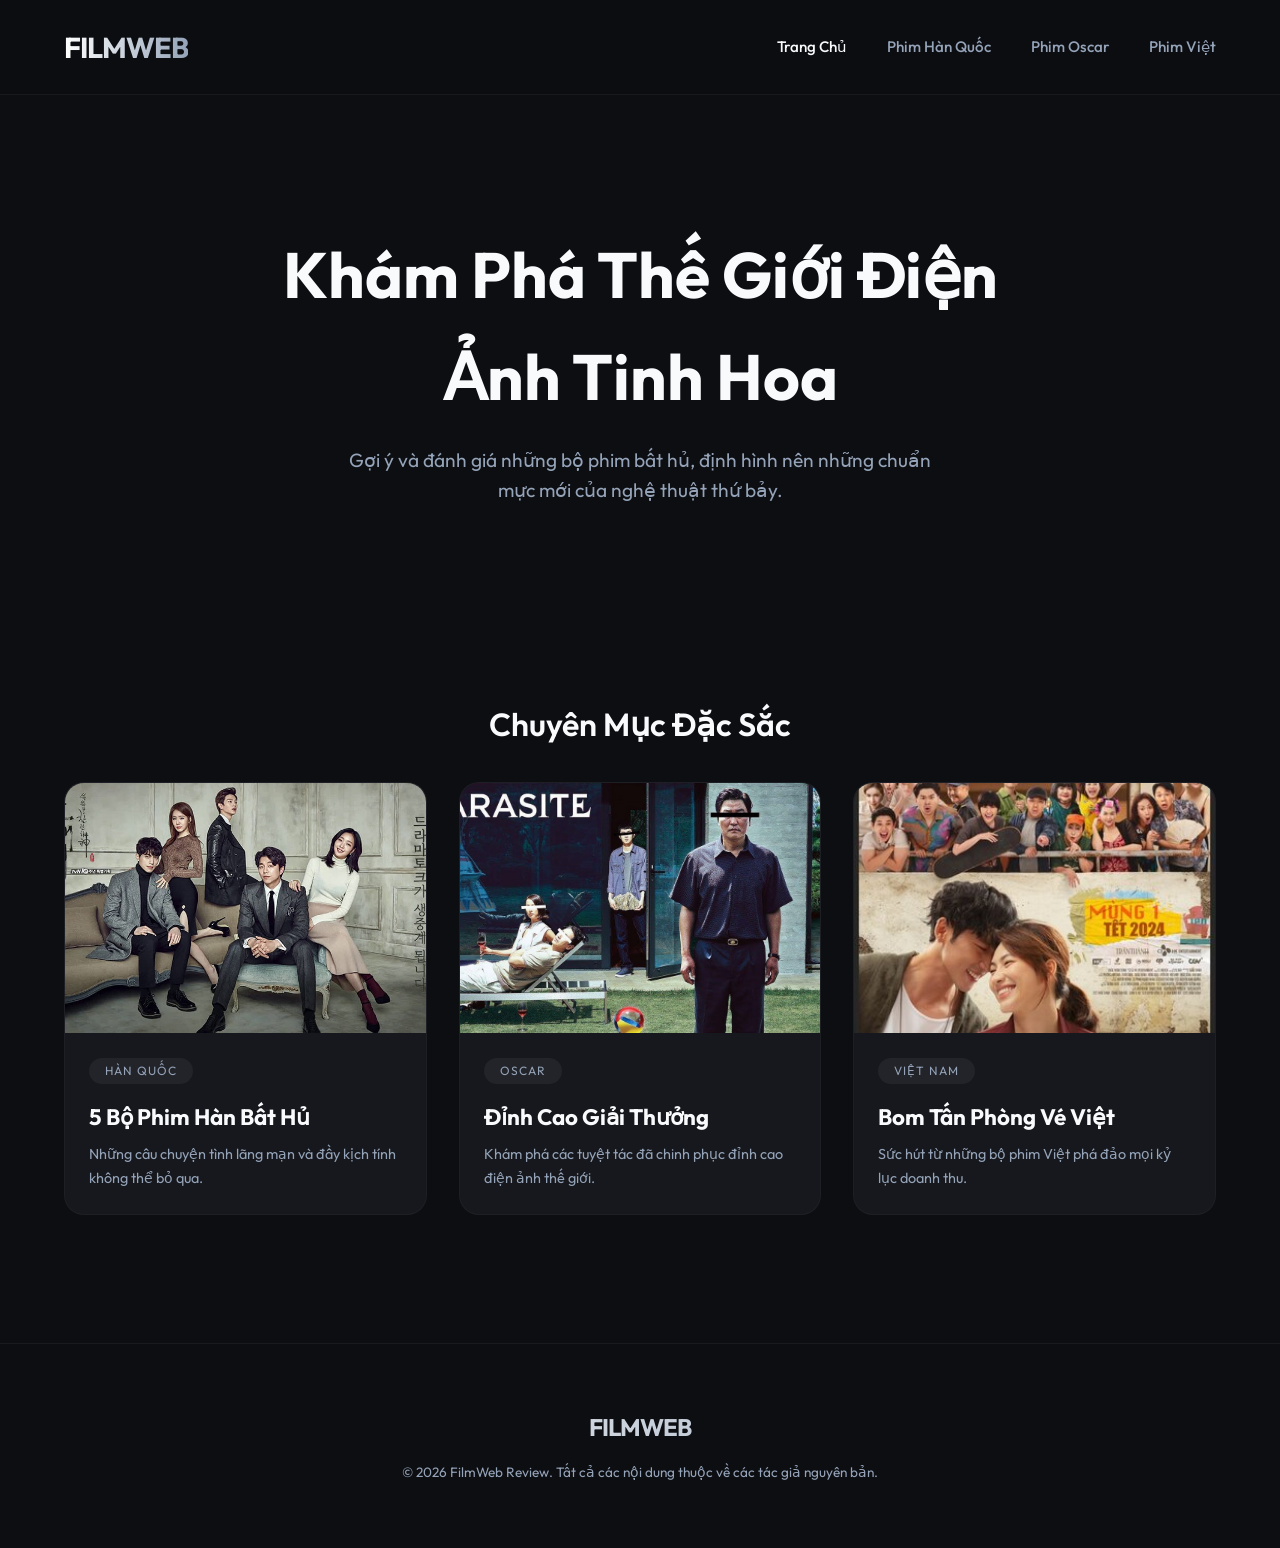
<file: index.html>
<!DOCTYPE html>
<html lang="vi">
<head>
    <meta charset="UTF-8">
    <meta name="viewport" content="width=device-width, initial-scale=1.0">
    <title>FilmWeb | Tinh Hoa Điện Ảnh</title>
    <meta name="description" content="Trang web chuyên review và gợi ý các bộ phim bất hủ từ Hàn Quốc, Oscar và Việt Nam.">
    <link rel="stylesheet" href="css/style.css">
</head>
<body>
    <header>
        <div class="logo">FILMWEB</div>
        <nav>
            <ul>
                <li><a href="index.html" class="active">Trang Chủ</a></li>
                <li><a href="pages/korean-movies.html">Phim Hàn Quốc</a></li>
                <li><a href="pages/oscar-movies.html">Phim Oscar</a></li>
                <li><a href="pages/vietnamese-movies.html">Phim Việt</a></li>
            </ul>
        </nav>
    </header>

    <section class="hero">
        <h1>Khám Phá Thế Giới Điện Ảnh Tinh Hoa</h1>
        <p>Gợi ý và đánh giá những bộ phim bất hủ, định hình nên những chuẩn mực mới của nghệ thuật thứ bảy.</p>
    </section>

    <section id="content" class="categories">
        <h2 class="section-title">Chuyên Mục Đặc Sắc</h2>
        <div class="grid-container">
            <!-- Korean Movies -->
            <a href="pages/korean-movies.html" class="category-card" id="cat-korean">
                <div class="card-img" style="background-image: url('assets/images/goblin.jpg');"></div>
                <div class="card-content">
                    <div class="movie-label">Hàn Quốc</div>
                    <h3>5 Bộ Phim Hàn Bất Hủ</h3>
                    <p>Những câu chuyện tình lãng mạn và đầy kịch tính không thể bỏ qua.</p>
                </div>
            </a>

            <!-- Oscar Movies -->
            <a href="pages/oscar-movies.html" class="category-card" id="cat-oscar">
                <div class="card-img" style="background-image: url('assets/images/parasite.jpg');"></div>
                <div class="card-content">
                    <div class="movie-label">Oscar</div>
                    <h3>Đỉnh Cao Giải Thưởng</h3>
                    <p>Khám phá các tuyệt tác đã chinh phục đỉnh cao điện ảnh thế giới.</p>
                </div>
            </a>

            <!-- Vietnamese Movies -->
            <a href="pages/vietnamese-movies.html" class="category-card" id="cat-vietnamese">
                <div class="card-img" style="background-image: url('assets/images/mai.jpg');"></div>
                <div class="card-content">
                    <div class="movie-label">Việt Nam</div>
                    <h3>Bom Tấn Phòng Vé Việt</h3>
                    <p>Sức hút từ những bộ phim Việt phá đảo mọi kỷ lục doanh thu.</p>
                </div>
            </a>
        </div>
    </section>

    <footer>
        <div class="logo footer-logo">FILMWEB</div>
        <div class="copyright">© 2026 FilmWeb Review. Tất cả các nội dung thuộc về các tác giả nguyên bản.</div>
    </footer>
</body>
</html>
</file>
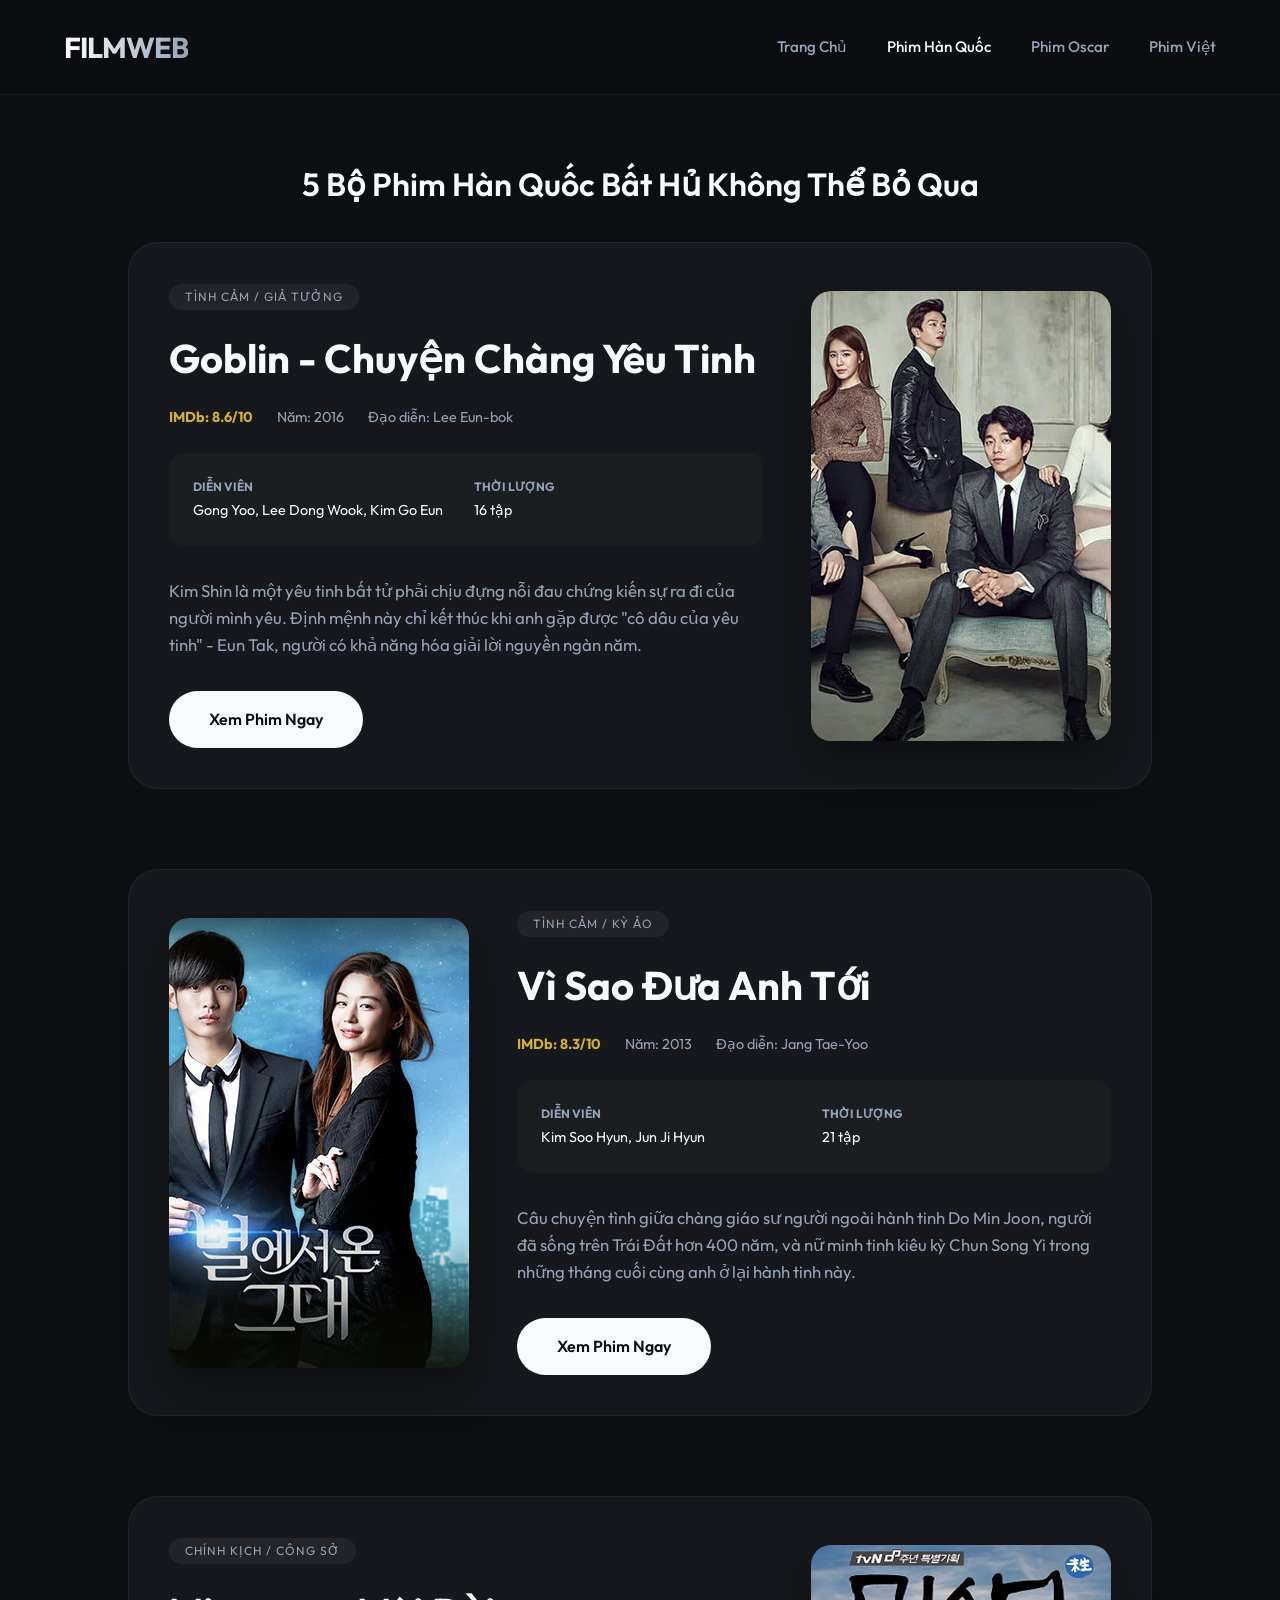
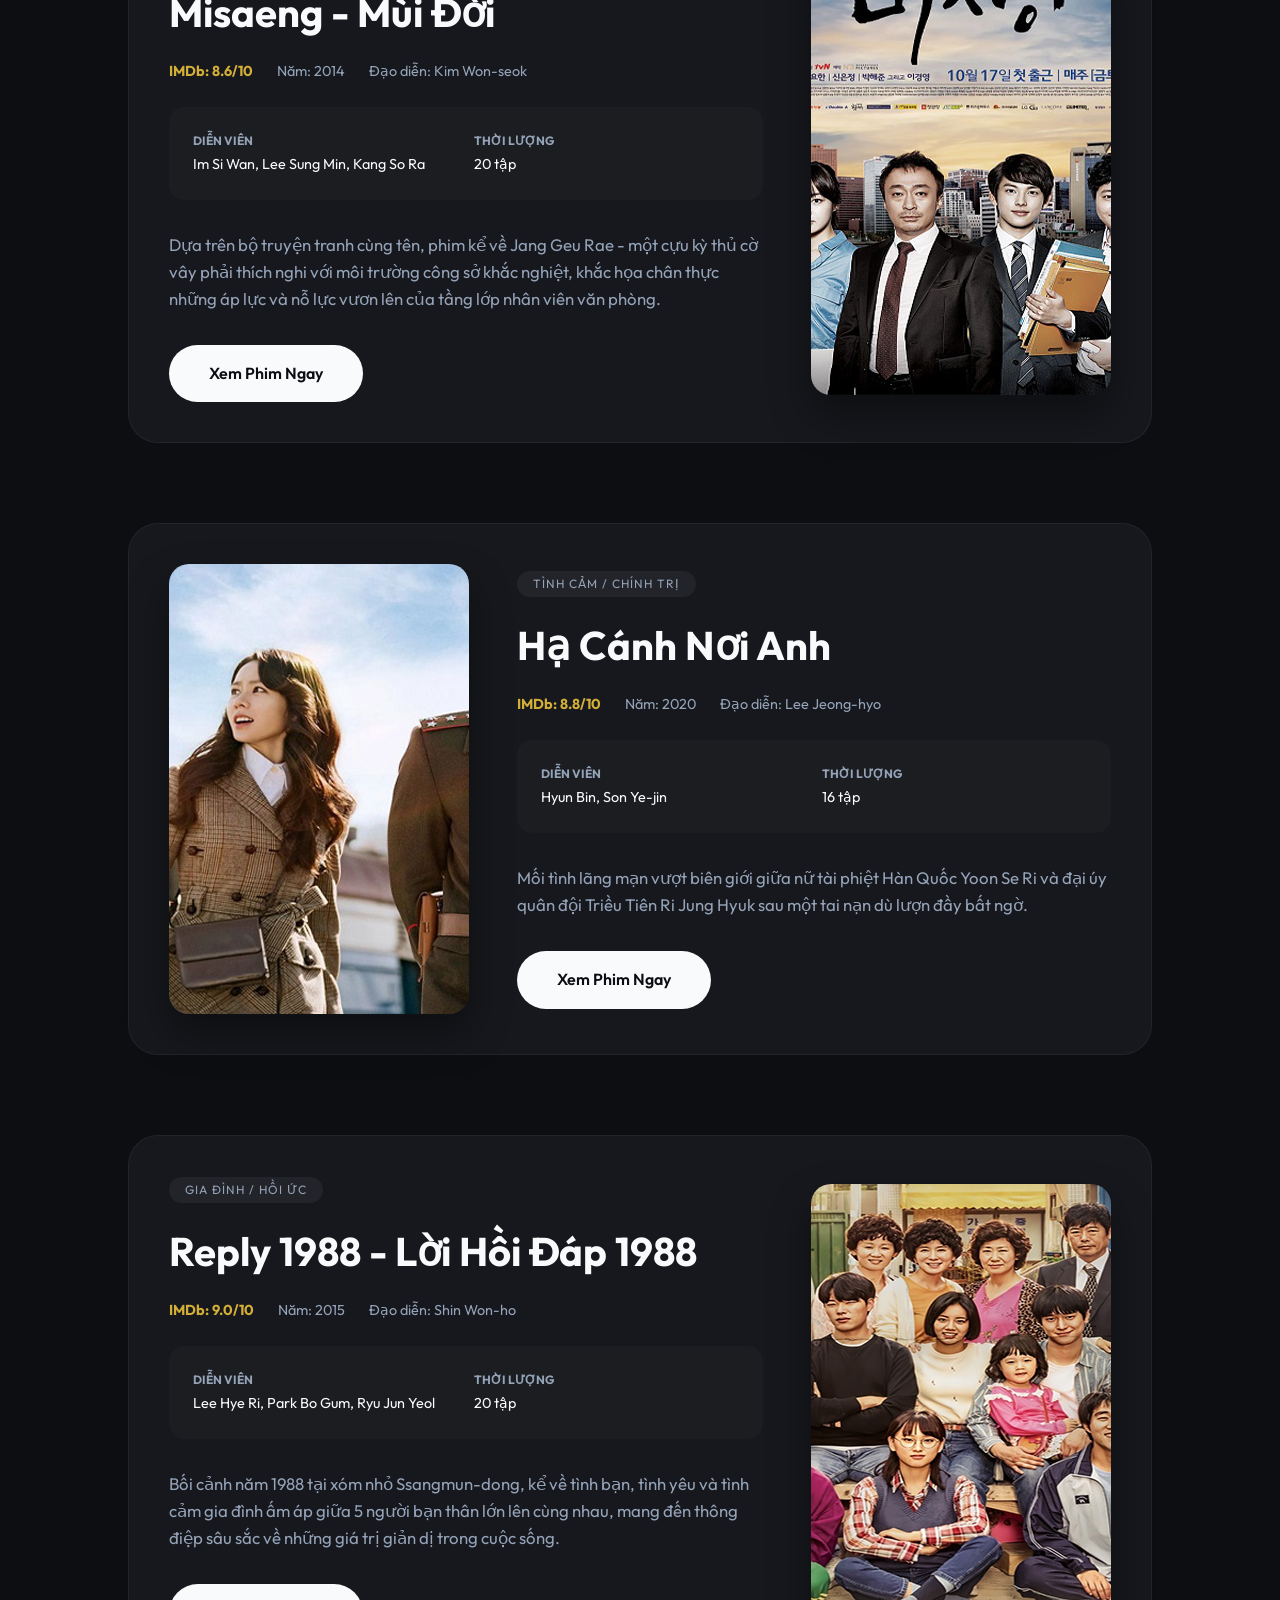
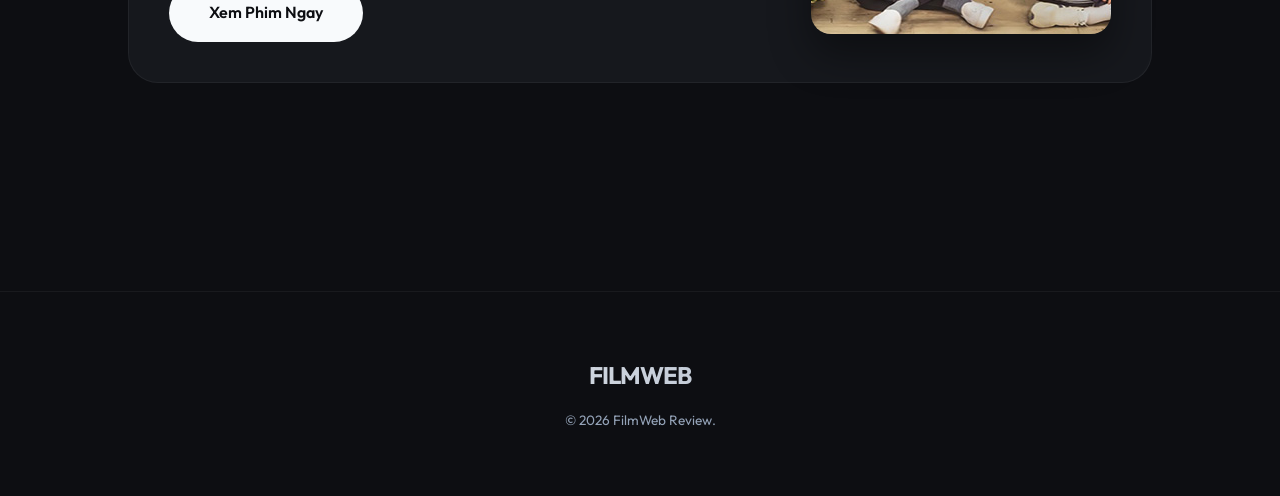
<file: pages/korean-movies.html>
<!DOCTYPE html>
<html lang="vi">

<head>
    <meta charset="UTF-8">
    <meta name="viewport" content="width=device-width, initial-scale=1.0">
    <title>5 Bộ Phim Hàn Bất Hủ | FilmWeb</title>
    <link rel="stylesheet" href="../css/style.css">
</head>

<body>
    <header>
        <div class="logo">FILMWEB</div>
        <nav>
            <ul>
                <li><a href="../index.html">Trang Chủ</a></li>
                <li><a href="korean-movies.html" class="active">Phim Hàn Quốc</a></li>
                <li><a href="oscar-movies.html">Phim Oscar</a></li>
                <li><a href="vietnamese-movies.html">Phim Việt</a></li>
            </ul>
        </nav>
    </header>

    <main class="movie-list">
        <h1 class="section-title">5 Bộ Phim Hàn Quốc Bất Hủ Không Thể Bỏ Qua</h1>

        <!-- Goblin -->
        <article class="movie-item" id="goblin">
            <div class="movie-poster" style="background-image: url('../assets/images/goblin.jpg');"></div>
            <div class="movie-info">
                <span class="movie-label">Tình cảm / Giả tưởng</span>
                <h2>Goblin - Chuyện Chàng Yêu Tinh</h2>
                <div class="movie-meta">
                    <span class="imdb-tag">IMDb: 8.6/10</span>
                    <span>Năm: 2016</span>
                    <span>Đạo diễn: Lee Eun-bok</span>
                </div>
                <div class="movie-details">
                    <div class="detail-item">
                        <span class="detail-label">Diễn viên</span>
                        <span class="detail-value">Gong Yoo, Lee Dong Wook, Kim Go Eun</span>
                    </div>
                    <div class="detail-item">
                        <span class="detail-label">Thời lượng</span>
                        <span class="detail-value">16 tập</span>
                    </div>
                </div>
                <p class="movie-desc">Kim Shin là một yêu tinh bất tử phải chịu đựng nỗi đau chứng kiến sự ra đi của người mình yêu. Định mệnh này chỉ kết thúc khi anh gặp được "cô dâu của yêu tinh" - Eun Tak, người có khả năng hóa giải lời nguyền ngàn năm.</p>
                <a href="https://www.netflix.com/vn-en/title/81012510" target="_blank" class="btn-watch">Xem Phim Ngay</a>
            </div>
        </article>

        <!-- My Love From the Star -->
        <article class="movie-item" id="my-love-star">
            <div class="movie-poster" style="background-image: url('../assets/images/my-love-star.jpg');"></div>
            <div class="movie-info">
                <span class="movie-label">Tình cảm / Kỳ ảo</span>
                <h2>Vì Sao Đưa Anh Tới</h2>
                <div class="movie-meta">
                    <span class="imdb-tag">IMDb: 8.3/10</span>
                    <span>Năm: 2013</span>
                    <span>Đạo diễn: Jang Tae-Yoo</span>
                </div>
                <div class="movie-details">
                    <div class="detail-item">
                        <span class="detail-label">Diễn viên</span>
                        <span class="detail-value">Kim Soo Hyun, Jun Ji Hyun</span>
                    </div>
                    <div class="detail-item">
                        <span class="detail-label">Thời lượng</span>
                        <span class="detail-value">21 tập</span>
                    </div>
                </div>
                <p class="movie-desc">Câu chuyện tình giữa chàng giáo sư người ngoài hành tinh Do Min Joon, người đã sống trên Trái Đất hơn 400 năm, và nữ minh tinh kiêu kỳ Chun Song Yi trong những tháng cuối cùng anh ở lại hành tinh này.</p>
                <a href="https://www.netflix.com/vn-en/title/80025266" target="_blank" class="btn-watch">Xem Phim Ngay</a>
            </div>
        </article>

        <!-- Misaeng -->
        <article class="movie-item" id="misaeng">
            <div class="movie-poster" style="background-image: url('../assets/images/misaeng.jpg');"></div>
            <div class="movie-info">
                <span class="movie-label">Chính kịch / Công sở</span>
                <h2>Misaeng - Mùi Đời</h2>
                <div class="movie-meta">
                    <span class="imdb-tag">IMDb: 8.6/10</span>
                    <span>Năm: 2014</span>
                    <span>Đạo diễn: Kim Won-seok</span>
                </div>
                <div class="movie-details">
                    <div class="detail-item">
                        <span class="detail-label">Diễn viên</span>
                        <span class="detail-value">Im Si Wan, Lee Sung Min, Kang So Ra</span>
                    </div>
                    <div class="detail-item">
                        <span class="detail-label">Thời lượng</span>
                        <span class="detail-value">20 tập</span>
                    </div>
                </div>
                <p class="movie-desc">Dựa trên bộ truyện tranh cùng tên, phim kể về Jang Geu Rae - một cựu kỳ thủ cờ vây phải thích nghi với môi trường công sở khắc nghiệt, khắc họa chân thực những áp lực và nỗ lực vươn lên của tầng lớp nhân viên văn phòng.</p>
                <a href="https://www.netflix.com/vn-en/title/80165295" target="_blank" class="btn-watch">Xem Phim Ngay</a>
            </div>
        </article>

        <!-- Crash Landing On You -->
        <article class="movie-item" id="crash-landing">
            <div class="movie-poster" style="background-image: url('../assets/images/crash-landing.jpg');"></div>
            <div class="movie-info">
                <span class="movie-label">Tình cảm / Chính trị</span>
                <h2>Hạ Cánh Nơi Anh</h2>
                <div class="movie-meta">
                    <span class="imdb-tag">IMDb: 8.8/10</span>
                    <span>Năm: 2020</span>
                    <span>Đạo diễn: Lee Jeong-hyo</span>
                </div>
                <div class="movie-details">
                    <div class="detail-item">
                        <span class="detail-label">Diễn viên</span>
                        <span class="detail-value">Hyun Bin, Son Ye-jin</span>
                    </div>
                    <div class="detail-item">
                        <span class="detail-label">Thời lượng</span>
                        <span class="detail-value">16 tập</span>
                    </div>
                </div>
                <p class="movie-desc">Mối tình lãng mạn vượt biên giới giữa nữ tài phiệt Hàn Quốc Yoon Se Ri và đại úy quân đội Triều Tiên Ri Jung Hyuk sau một tai nạn dù lượn đầy bất ngờ.</p>
                <a href="https://www.netflix.com/vn-en/title/81159258" target="_blank" class="btn-watch">Xem Phim Ngay</a>
            </div>
        </article>

        <!-- Reply 1988 -->
        <article class="movie-item" id="reply-1988">
            <div class="movie-poster" style="background-image: url('../assets/images/reply-1988.jpg');"></div>
            <div class="movie-info">
                <span class="movie-label">Gia đình / Hồi ức</span>
                <h2>Reply 1988 - Lời Hồi Đáp 1988</h2>
                <div class="movie-meta">
                    <span class="imdb-tag">IMDb: 9.0/10</span>
                    <span>Năm: 2015</span>
                    <span>Đạo diễn: Shin Won-ho</span>
                </div>
                <div class="movie-details">
                    <div class="detail-item">
                        <span class="detail-label">Diễn viên</span>
                        <span class="detail-value">Lee Hye Ri, Park Bo Gum, Ryu Jun Yeol</span>
                    </div>
                    <div class="detail-item">
                        <span class="detail-label">Thời lượng</span>
                        <span class="detail-value">20 tập</span>
                    </div>
                </div>
                <p class="movie-desc">Bối cảnh năm 1988 tại xóm nhỏ Ssangmun-dong, kể về tình bạn, tình yêu và tình cảm gia đình ấm áp giữa 5 người bạn thân lớn lên cùng nhau, mang đến thông điệp sâu sắc về những giá trị giản dị trong cuộc sống.</p>
                <a href="https://www.netflix.com/vn-en/title/80188351" target="_blank" class="btn-watch">Xem Phim Ngay</a>
            </div>
        </article>
    </main>

    <footer>
        <div class="logo footer-logo">FILMWEB</div>
        <div class="copyright">© 2026 FilmWeb Review.</div>
    </footer>
</body>

</html>
</file>
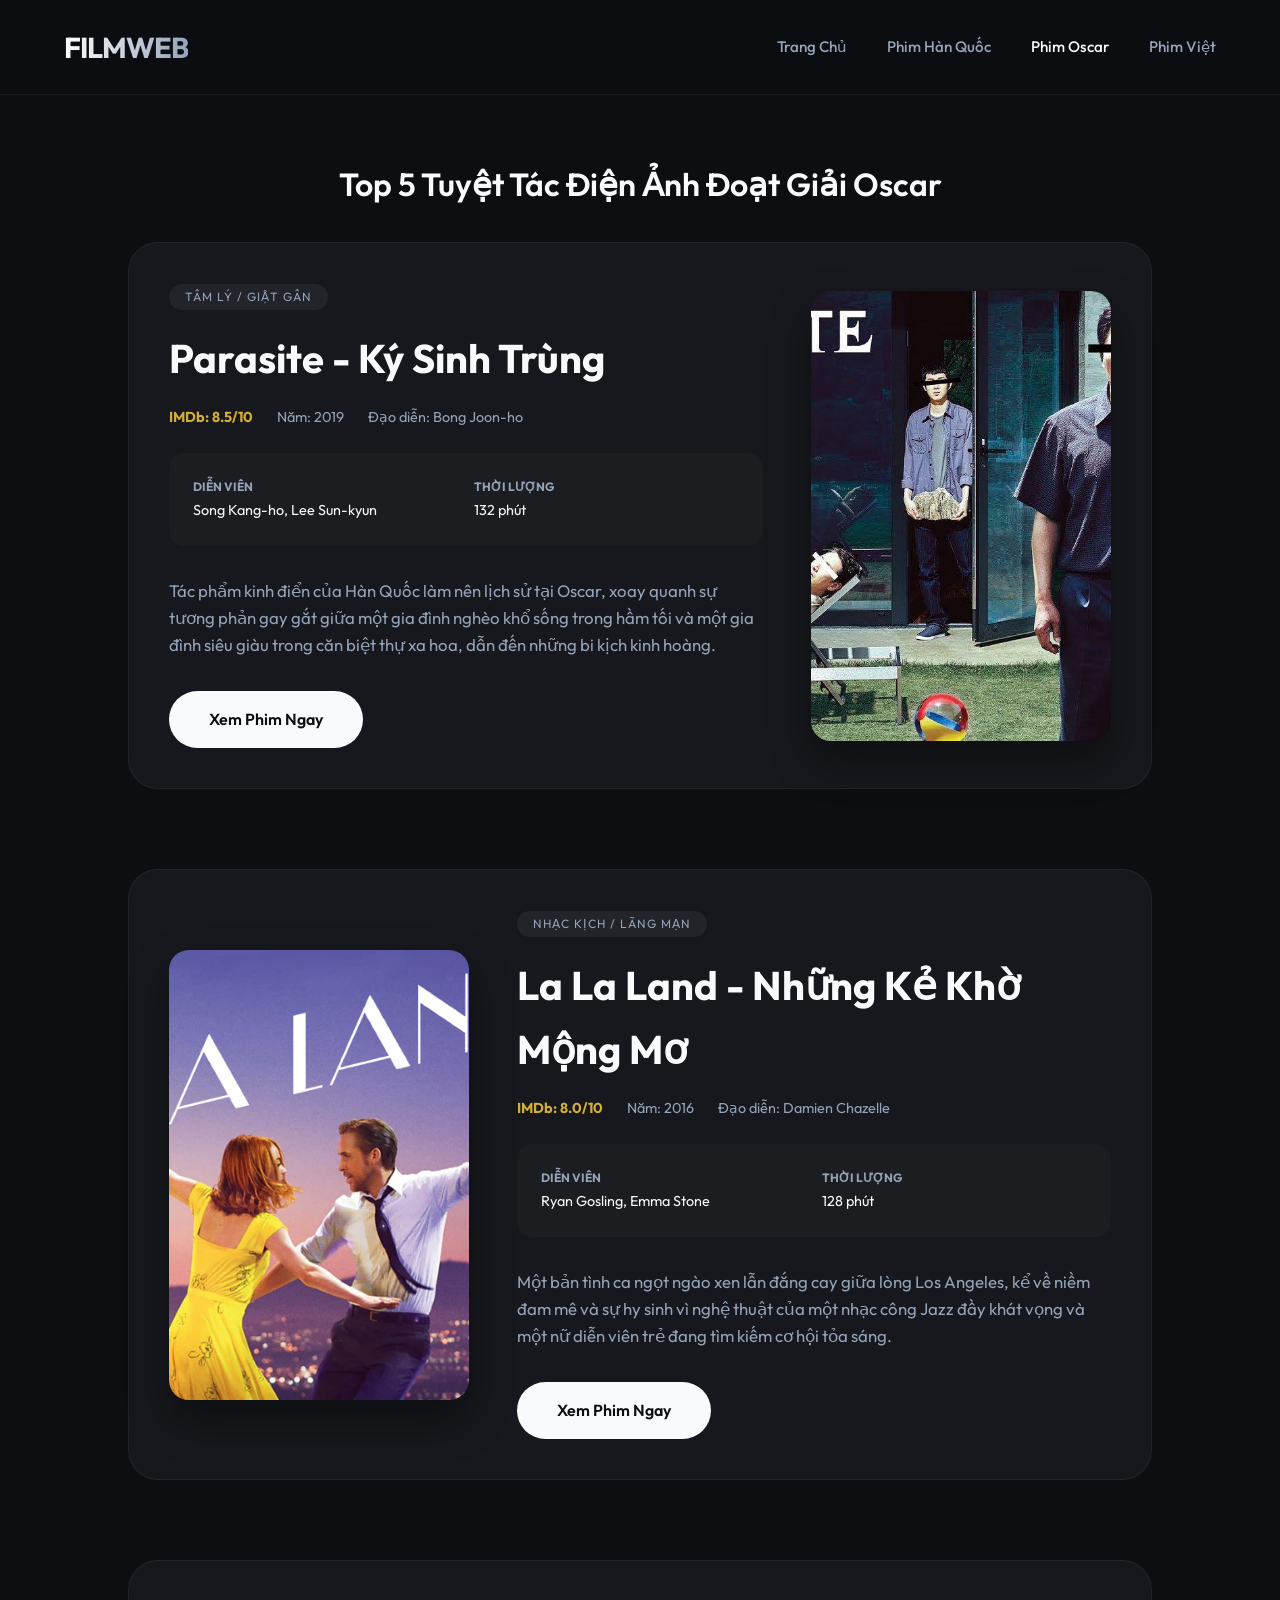
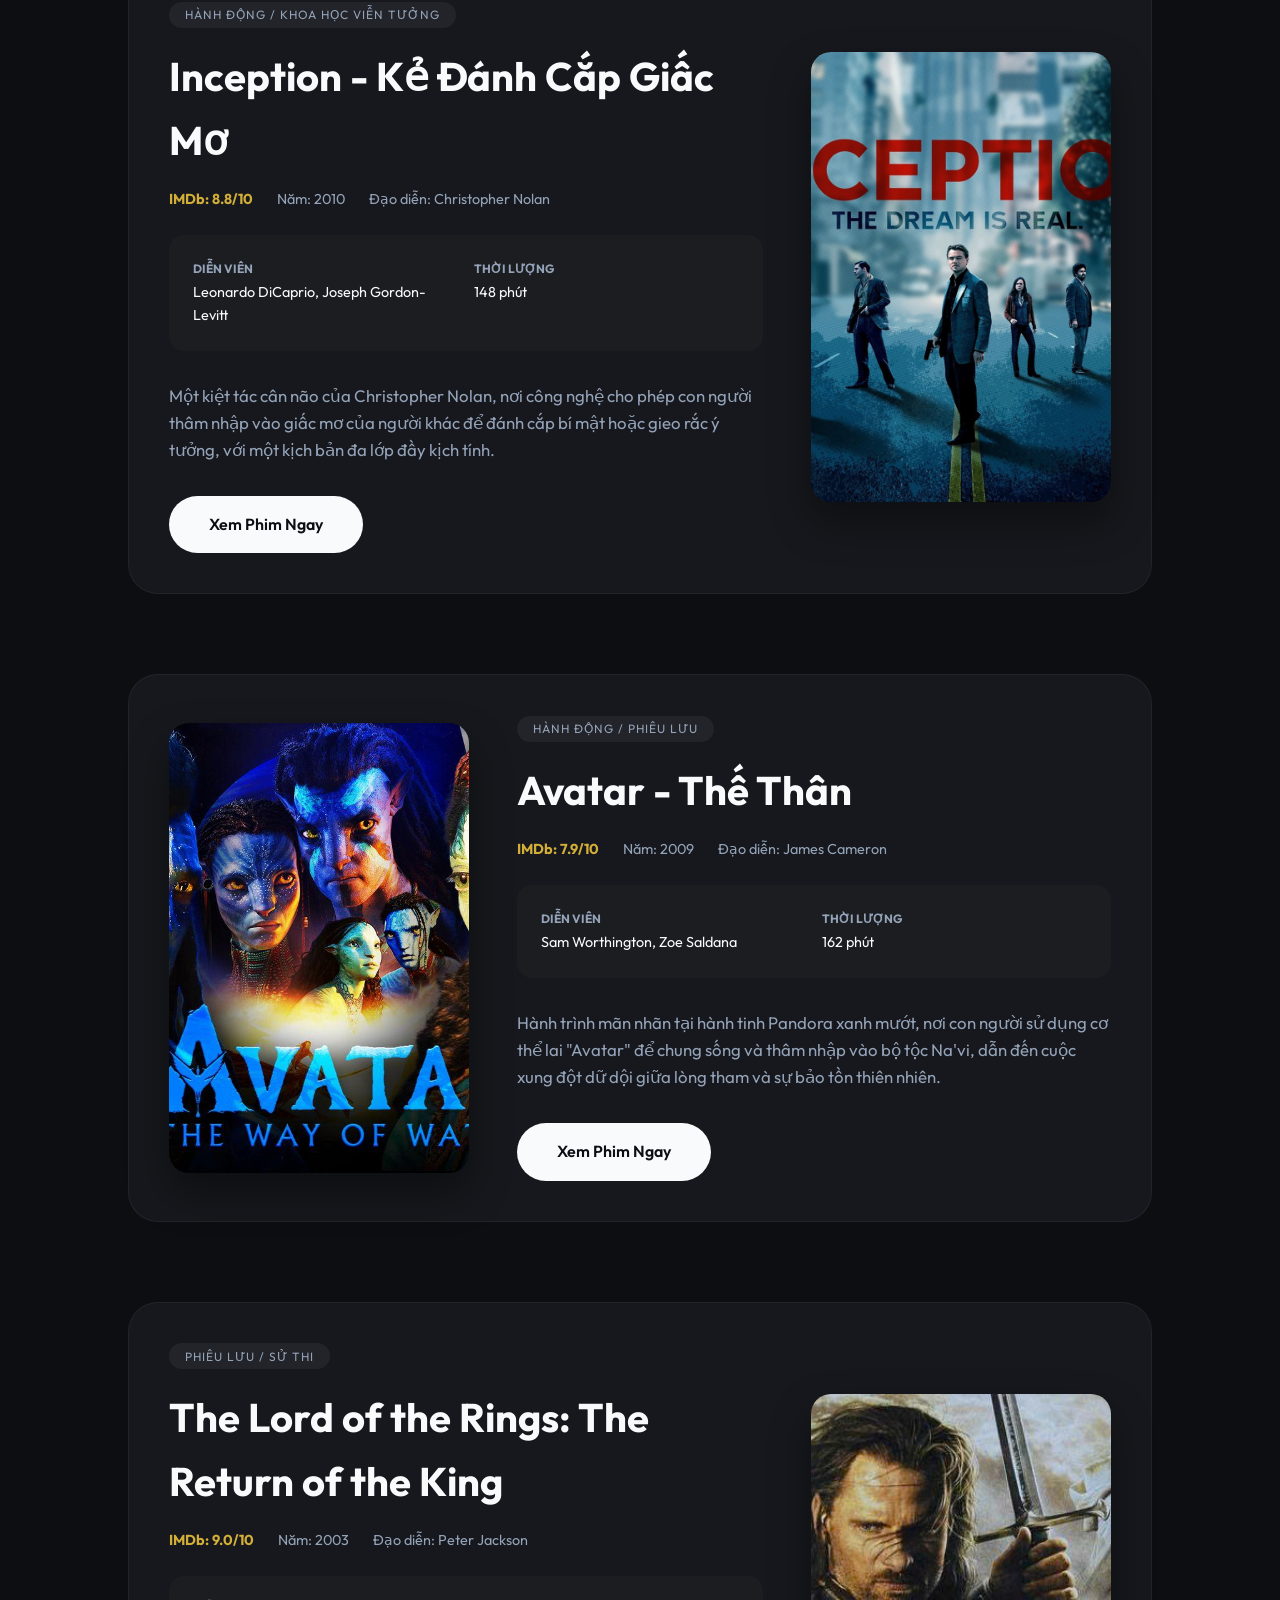
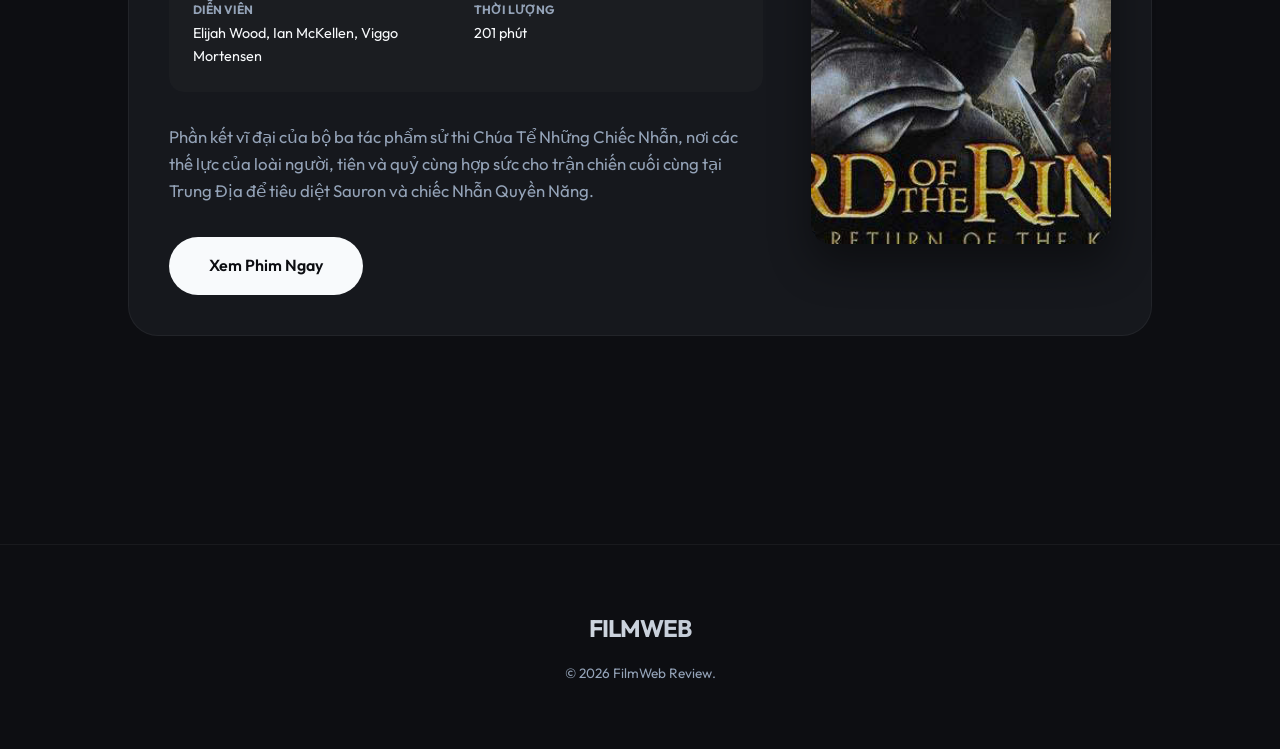
<file: pages/oscar-movies.html>
<!DOCTYPE html>
<html lang="vi">

<head>
    <meta charset="UTF-8">
    <meta name="viewport" content="width=device-width, initial-scale=1.0">
    <title>Top 5 Phim Đoạt Giải Oscar | FilmWeb</title>
    <link rel="stylesheet" href="../css/style.css">
</head>

<body>
    <header>
        <div class="logo">FILMWEB</div>
        <nav>
            <ul>
                <li><a href="../index.html">Trang Chủ</a></li>
                <li><a href="korean-movies.html">Phim Hàn Quốc</a></li>
                <li><a href="oscar-movies.html" class="active">Phim Oscar</a></li>
                <li><a href="vietnamese-movies.html">Phim Việt</a></li>
            </ul>
        </nav>
    </header>

    <main class="movie-list">
        <h1 class="section-title">Top 5 Tuyệt Tác Điện Ảnh Đoạt Giải Oscar</h1>

        <!-- Parasite -->
        <article class="movie-item" id="parasite">
            <div class="movie-poster" style="background-image: url('../assets/images/parasite.jpg');"></div>
            <div class="movie-info">
                <span class="movie-label">Tâm lý / Giật gân</span>
                <h2>Parasite - Ký Sinh Trùng</h2>
                <div class="movie-meta">
                    <span class="imdb-tag">IMDb: 8.5/10</span>
                    <span>Năm: 2019</span>
                    <span>Đạo diễn: Bong Joon-ho</span>
                </div>
                <div class="movie-details">
                    <div class="detail-item">
                        <span class="detail-label">Diễn viên</span>
                        <span class="detail-value">Song Kang-ho, Lee Sun-kyun</span>
                    </div>
                    <div class="detail-item">
                        <span class="detail-label">Thời lượng</span>
                        <span class="detail-value">132 phút</span>
                    </div>
                </div>
                <p class="movie-desc">Tác phẩm kinh điển của Hàn Quốc làm nên lịch sử tại Oscar, xoay quanh sự tương phản gay gắt giữa một gia đình nghèo khổ sống trong hầm tối và một gia đình siêu giàu trong căn biệt thự xa hoa, dẫn đến những bi kịch kinh hoàng.</p>
                <a href="https://www.google.com/search?q=Xem+phim+Parasite" target="_blank" class="btn-watch">Xem Phim Ngay</a>
            </div>
        </article>

        <!-- La La Land -->
        <article class="movie-item" id="lalaland">
            <div class="movie-poster" style="background-image: url('../assets/images/lalaland.jpg');"></div>
            <div class="movie-info">
                <span class="movie-label">Nhạc kịch / Lãng mạn</span>
                <h2>La La Land - Những Kẻ Khờ Mộng Mơ</h2>
                <div class="movie-meta">
                    <span class="imdb-tag">IMDb: 8.0/10</span>
                    <span>Năm: 2016</span>
                    <span>Đạo diễn: Damien Chazelle</span>
                </div>
                <div class="movie-details">
                    <div class="detail-item">
                        <span class="detail-label">Diễn viên</span>
                        <span class="detail-value">Ryan Gosling, Emma Stone</span>
                    </div>
                    <div class="detail-item">
                        <span class="detail-label">Thời lượng</span>
                        <span class="detail-value">128 phút</span>
                    </div>
                </div>
                <p class="movie-desc">Một bản tình ca ngọt ngào xen lẫn đắng cay giữa lòng Los Angeles, kể về niềm đam mê và sự hy sinh vì nghệ thuật của một nhạc công Jazz đầy khát vọng và một nữ diễn viên trẻ đang tìm kiếm cơ hội tỏa sáng.</p>
                <a href="https://www.google.com/search?q=Xem+phim+La+La+Land" target="_blank" class="btn-watch">Xem Phim Ngay</a>
            </div>
        </article>

        <!-- Inception -->
        <article class="movie-item" id="inception">
            <div class="movie-poster" style="background-image: url('../assets/images/inception.jpg');"></div>
            <div class="movie-info">
                <span class="movie-label">Hành động / Khoa học viễn tưởng</span>
                <h2>Inception - Kẻ Đánh Cắp Giấc Mơ</h2>
                <div class="movie-meta">
                    <span class="imdb-tag">IMDb: 8.8/10</span>
                    <span>Năm: 2010</span>
                    <span>Đạo diễn: Christopher Nolan</span>
                </div>
                <div class="movie-details">
                    <div class="detail-item">
                        <span class="detail-label">Diễn viên</span>
                        <span class="detail-value">Leonardo DiCaprio, Joseph Gordon-Levitt</span>
                    </div>
                    <div class="detail-item">
                        <span class="detail-label">Thời lượng</span>
                        <span class="detail-value">148 phút</span>
                    </div>
                </div>
                <p class="movie-desc">Một kiệt tác cân não của Christopher Nolan, nơi công nghệ cho phép con người thâm nhập vào giấc mơ của người khác để đánh cắp bí mật hoặc gieo rắc ý tưởng, với một kịch bản đa lớp đầy kịch tính.</p>
                <a href="https://www.google.com/search?q=Xem+phim+Inception" target="_blank" class="btn-watch">Xem Phim Ngay</a>
            </div>
        </article>

        <!-- Avatar -->
        <article class="movie-item" id="avatar">
            <div class="movie-poster" style="background-image: url('../assets/images/avatar.jpg');"></div>
            <div class="movie-info">
                <span class="movie-label">Hành động / Phiêu lưu</span>
                <h2>Avatar - Thế Thân</h2>
                <div class="movie-meta">
                    <span class="imdb-tag">IMDb: 7.9/10</span>
                    <span>Năm: 2009</span>
                    <span>Đạo diễn: James Cameron</span>
                </div>
                <div class="movie-details">
                    <div class="detail-item">
                        <span class="detail-label">Diễn viên</span>
                        <span class="detail-value">Sam Worthington, Zoe Saldana</span>
                    </div>
                    <div class="detail-item">
                        <span class="detail-label">Thời lượng</span>
                        <span class="detail-value">162 phút</span>
                    </div>
                </div>
                <p class="movie-desc">Hành trình mãn nhãn tại hành tinh Pandora xanh mướt, nơi con người sử dụng cơ thể lai "Avatar" để chung sống và thâm nhập vào bộ tộc Na'vi, dẫn đến cuộc xung đột dữ dội giữa lòng tham và sự bảo tồn thiên nhiên.</p>
                <a href="https://www.google.com/search?q=Xem+phim+Avatar" target="_blank" class="btn-watch">Xem Phim Ngay</a>
            </div>
        </article>

        <!-- Lord of the Rings -->
        <article class="movie-item" id="lord-rings">
            <div class="movie-poster" style="background-image: url('../assets/images/lord-rings.jpg');"></div>
            <div class="movie-info">
                <span class="movie-label">Phiêu lưu / Sử thi</span>
                <h2>The Lord of the Rings: The Return of the King</h2>
                <div class="movie-meta">
                    <span class="imdb-tag">IMDb: 9.0/10</span>
                    <span>Năm: 2003</span>
                    <span>Đạo diễn: Peter Jackson</span>
                </div>
                <div class="movie-details">
                    <div class="detail-item">
                        <span class="detail-label">Diễn viên</span>
                        <span class="detail-value">Elijah Wood, Ian McKellen, Viggo Mortensen</span>
                    </div>
                    <div class="detail-item">
                        <span class="detail-label">Thời lượng</span>
                        <span class="detail-value">201 phút</span>
                    </div>
                </div>
                <p class="movie-desc">Phần kết vĩ đại của bộ ba tác phẩm sử thi Chúa Tể Những Chiếc Nhẫn, nơi các thế lực của loài người, tiên và quỷ cùng hợp sức cho trận chiến cuối cùng tại Trung Địa để tiêu diệt Sauron và chiếc Nhẫn Quyền Năng.</p>
                <a href="https://www.google.com/search?q=Xem+phim+The+Lord+of+the+Rings" target="_blank" class="btn-watch">Xem Phim Ngay</a>
            </div>
        </article>
    </main>

    <footer>
        <div class="logo footer-logo">FILMWEB</div>
        <div class="copyright">© 2026 FilmWeb Review.</div>
    </footer>
</body>

</html>
</file>
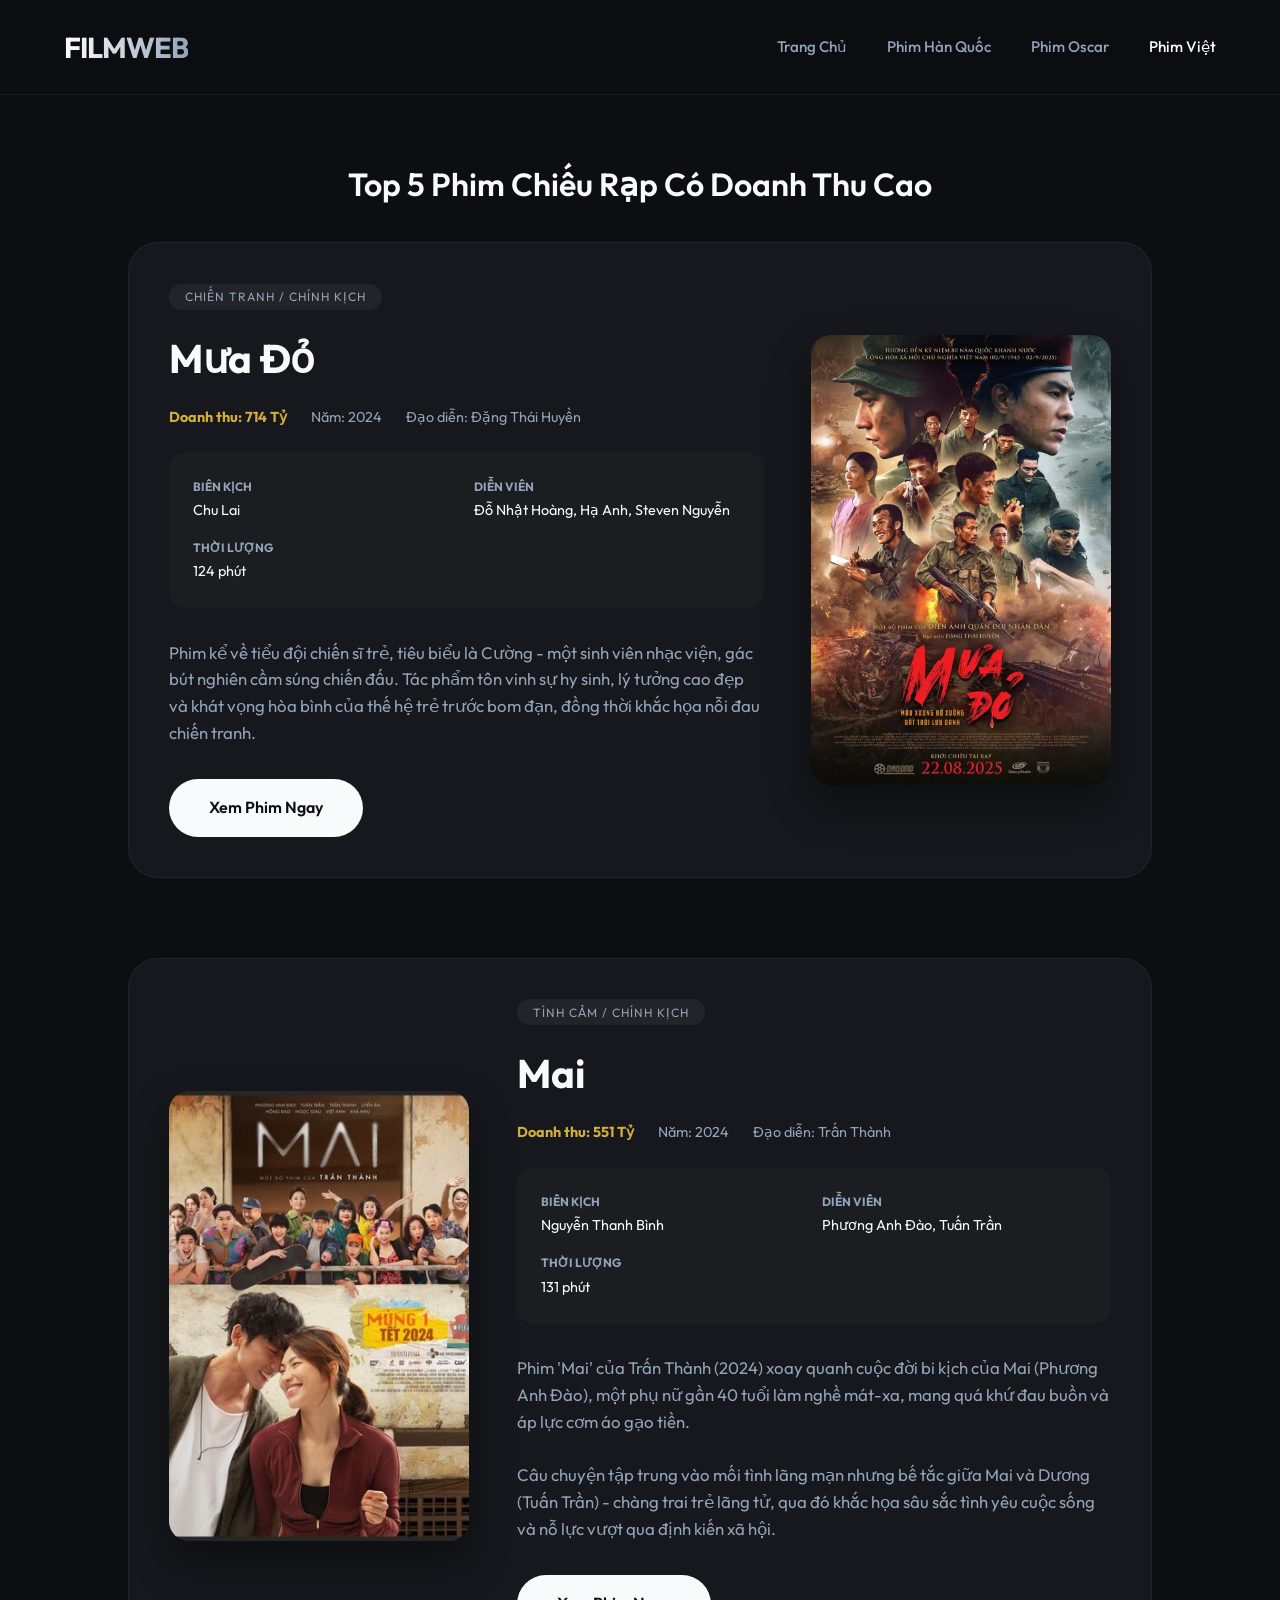
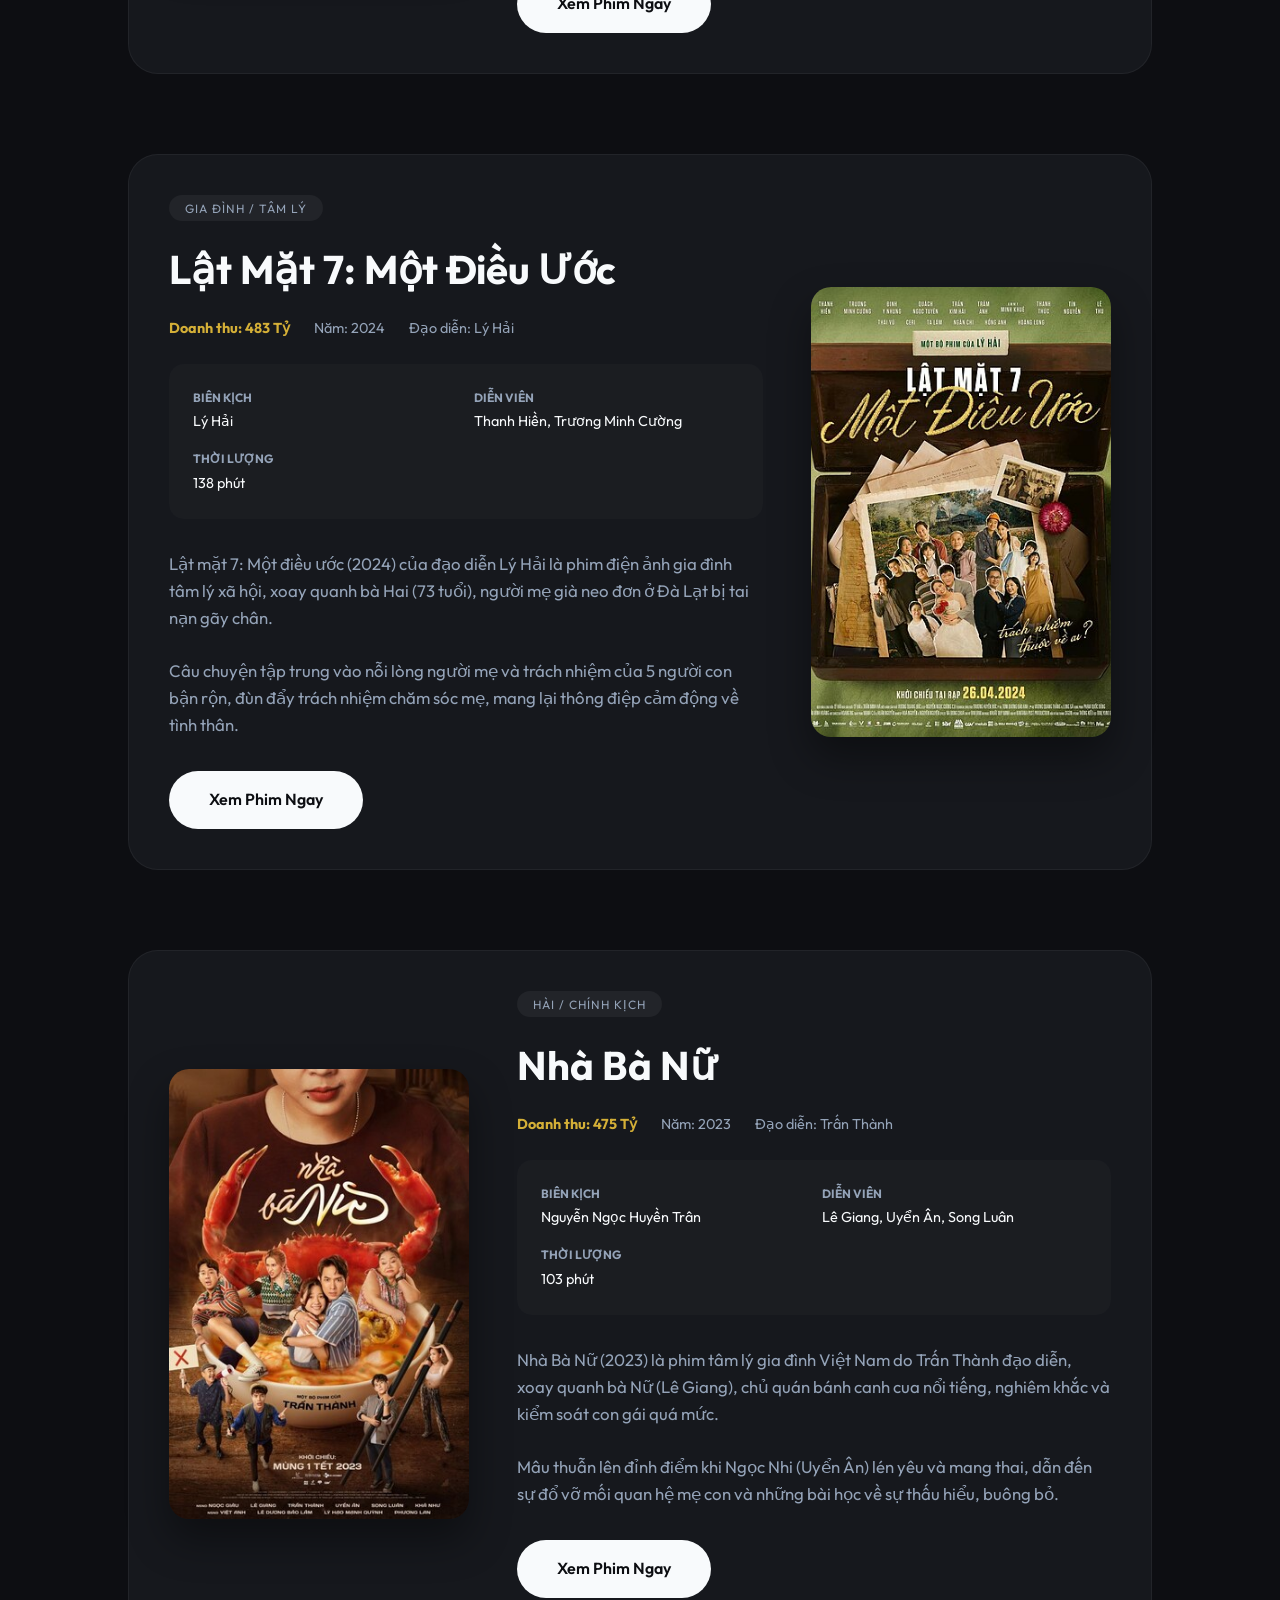
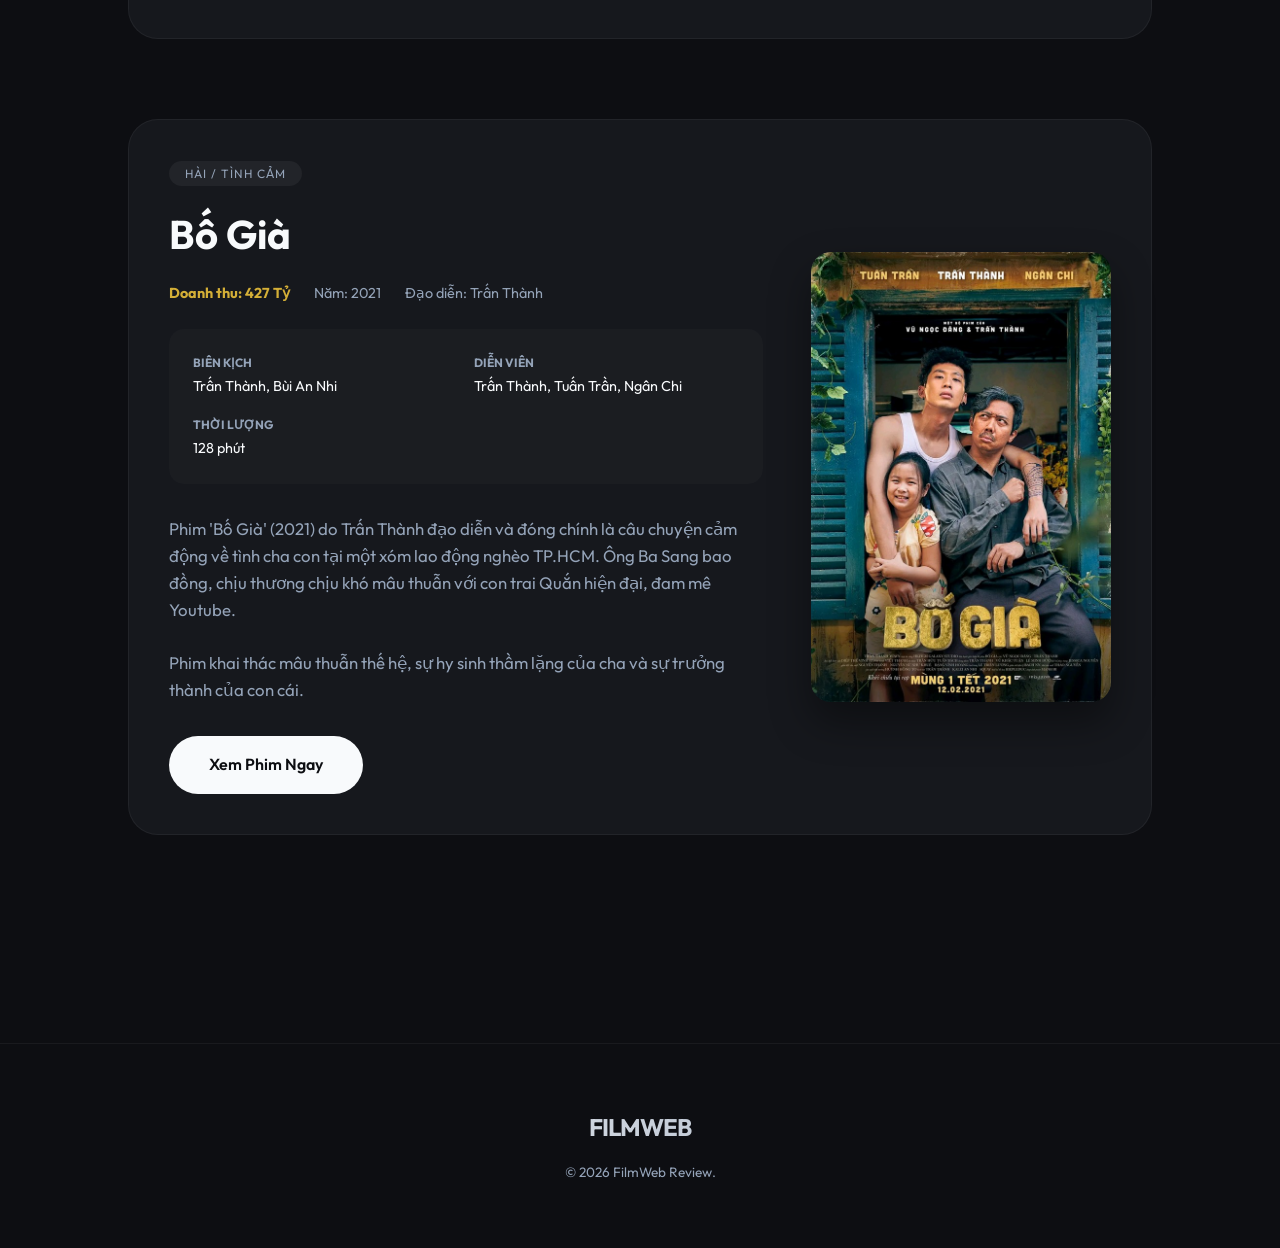
<file: pages/vietnamese-movies.html>
<!DOCTYPE html>
<html lang="vi">

<head>
    <meta charset="UTF-8">
    <meta name="viewport" content="width=device-width, initial-scale=1.0">
    <title>Top 5 Bom Tấn Việt | FilmWeb</title>
    <link rel="stylesheet" href="../css/style.css">
</head>

<body>
    <header>
        <div class="logo">FILMWEB</div>
        <nav>
            <ul>
                <li><a href="../index.html">Trang Chủ</a></li>
                <li><a href="korean-movies.html">Phim Hàn Quốc</a></li>
                <li><a href="oscar-movies.html">Phim Oscar</a></li>
                <li><a href="vietnamese-movies.html" class="active">Phim Việt</a></li>
            </ul>
        </nav>
    </header>

    <main class="movie-list">
        <h1 class="section-title">Top 5 Phim Chiếu Rạp Có Doanh Thu Cao</h1>

        <!-- Mưa Đỏ -->
        <article class="movie-item" id="mua-do">
            <div class="movie-poster" style="background-image: url('../assets/images/mua-do.jpg');"></div>
            <div class="movie-info">
                <span class="movie-label">Chiến tranh / Chính kịch</span>
                <h2>Mưa Đỏ</h2>
                <div class="movie-meta">
                    <span class="imdb-tag">Doanh thu: 714 Tỷ</span>
                    <span>Năm: 2024</span>
                    <span>Đạo diễn: Đặng Thái Huyền</span>
                </div>
                <div class="movie-details">
                    <div class="detail-item">
                        <span class="detail-label">Biên kịch</span>
                        <span class="detail-value">Chu Lai</span>
                    </div>
                    <div class="detail-item">
                        <span class="detail-label">Diễn viên</span>
                        <span class="detail-value">Đỗ Nhật Hoàng, Hạ Anh, Steven Nguyễn</span>
                    </div>
                    <div class="detail-item">
                        <span class="detail-label">Thời lượng</span>
                        <span class="detail-value">124 phút</span>
                    </div>
                </div>
                <p class="movie-desc">Phim kể về tiểu đội chiến sĩ trẻ, tiêu biểu là Cường - một sinh viên nhạc viện,
                    gác bút nghiên cầm súng chiến đấu. Tác phẩm tôn vinh sự hy sinh, lý tưởng cao đẹp và khát vọng hòa
                    bình của thế hệ trẻ trước bom đạn, đồng thời khắc họa nỗi đau chiến tranh.</p>
                <a href="https://www.google.com/search?q=Xem+phim+Mưa+Đỏ" target="_blank" class="btn-watch">Xem Phim
                    Ngay</a>
            </div>
        </article>

        <!-- Mai -->
        <article class="movie-item" id="mai">
            <div class="movie-poster" style="background-image: url('../assets/images/mai.jpg');"></div>
            <div class="movie-info">
                <span class="movie-label">Tình cảm / Chính kịch</span>
                <h2>Mai</h2>
                <div class="movie-meta">
                    <span class="imdb-tag">Doanh thu: 551 Tỷ</span>
                    <span>Năm: 2024</span>
                    <span>Đạo diễn: Trấn Thành</span>
                </div>
                <div class="movie-details">
                    <div class="detail-item">
                        <span class="detail-label">Biên kịch</span>
                        <span class="detail-value">Nguyễn Thanh Bình</span>
                    </div>
                    <div class="detail-item">
                        <span class="detail-label">Diễn viên</span>
                        <span class="detail-value">Phương Anh Đào, Tuấn Trần</span>
                    </div>
                    <div class="detail-item">
                        <span class="detail-label">Thời lượng</span>
                        <span class="detail-value">131 phút</span>
                    </div>
                </div>
                <p class="movie-desc">Phim 'Mai' của Trấn Thành (2024) xoay quanh cuộc đời bi kịch của Mai (Phương Anh
                    Đào), một phụ nữ gần 40 tuổi làm nghề mát-xa, mang quá khứ đau buồn và áp lực cơm áo gạo tiền.
                    <br><br>Câu chuyện tập trung vào mối tình lãng mạn nhưng bế tắc giữa Mai và Dương (Tuấn Trần) -
                    chàng trai trẻ lãng tử, qua đó khắc họa sâu sắc tình yêu cuộc sống và nỗ lực vượt qua định kiến xã
                    hội.
                </p>
                <a href="https://www.netflix.com/title/81775825" target="_blank" class="btn-watch">Xem Phim Ngay</a>
            </div>
        </article>

        <!-- Lật Mặt 7 -->
        <article class="movie-item" id="lat-mat-7">
            <div class="movie-poster" style="background-image: url('../assets/images/lat-mat-7.jpg');"></div>
            <div class="movie-info">
                <span class="movie-label">Gia đình / Tâm lý</span>
                <h2>Lật Mặt 7: Một Điều Ước</h2>
                <div class="movie-meta">
                    <span class="imdb-tag">Doanh thu: 483 Tỷ</span>
                    <span>Năm: 2024</span>
                    <span>Đạo diễn: Lý Hải</span>
                </div>
                <div class="movie-details">
                    <div class="detail-item">
                        <span class="detail-label">Biên kịch</span>
                        <span class="detail-value">Lý Hải</span>
                    </div>
                    <div class="detail-item">
                        <span class="detail-label">Diễn viên</span>
                        <span class="detail-value">Thanh Hiền, Trương Minh Cường</span>
                    </div>
                    <div class="detail-item">
                        <span class="detail-label">Thời lượng</span>
                        <span class="detail-value">138 phút</span>
                    </div>
                </div>
                <p class="movie-desc">Lật mặt 7: Một điều ước (2024) của đạo diễn Lý Hải là phim điện ảnh gia đình tâm
                    lý xã hội, xoay quanh bà Hai (73 tuổi), người mẹ già neo đơn ở Đà Lạt bị tai nạn gãy chân.
                    <br><br>Câu chuyện tập trung vào nỗi lòng người mẹ và trách nhiệm của 5 người con bận rộn, đùn đẩy
                    trách nhiệm chăm sóc mẹ, mang lại thông điệp cảm động về tình thân.
                </p>
                <a href="https://www.google.com/search?q=Xem+phim+Lật+Mặt+7+Một+Điều+Ước" target="_blank"
                    class="btn-watch">Xem Phim Ngay</a>
            </div>
        </article>

        <!-- Nhà Bà Nữ -->
        <article class="movie-item" id="nha-ba-nu">
            <div class="movie-poster" style="background-image: url('../assets/images/nha-ba-nu.jpg');"></div>
            <div class="movie-info">
                <span class="movie-label">Hài / Chính kịch</span>
                <h2>Nhà Bà Nữ</h2>
                <div class="movie-meta">
                    <span class="imdb-tag">Doanh thu: 475 Tỷ</span>
                    <span>Năm: 2023</span>
                    <span>Đạo diễn: Trấn Thành</span>
                </div>
                <div class="movie-details">
                    <div class="detail-item">
                        <span class="detail-label">Biên kịch</span>
                        <span class="detail-value">Nguyễn Ngọc Huyền Trân</span>
                    </div>
                    <div class="detail-item">
                        <span class="detail-label">Diễn viên</span>
                        <span class="detail-value">Lê Giang, Uyển Ân, Song Luân</span>
                    </div>
                    <div class="detail-item">
                        <span class="detail-label">Thời lượng</span>
                        <span class="detail-value">103 phút</span>
                    </div>
                </div>
                <p class="movie-desc">Nhà Bà Nữ (2023) là phim tâm lý gia đình Việt Nam do Trấn Thành đạo diễn, xoay
                    quanh bà Nữ (Lê Giang), chủ quán bánh canh cua nổi tiếng, nghiêm khắc và kiểm soát con gái quá mức.
                    <br><br>Mâu thuẫn lên đỉnh điểm khi Ngọc Nhi (Uyển Ân) lén yêu và mang thai, dẫn đến sự đổ vỡ mối
                    quan hệ mẹ con và những bài học về sự thấu hiểu, buông bỏ.
                </p>
                <a href="https://www.netflix.com/title/81682496" target="_blank" class="btn-watch">Xem Phim Ngay</a>
            </div>
        </article>

        <!-- Bố Già -->
        <article class="movie-item" id="bo-gia">
            <div class="movie-poster" style="background-image: url('../assets/images/bo-gia.jpg');"></div>
            <div class="movie-info">
                <span class="movie-label">Hài / Tình cảm</span>
                <h2>Bố Già</h2>
                <div class="movie-meta">
                    <span class="imdb-tag">Doanh thu: 427 Tỷ</span>
                    <span>Năm: 2021</span>
                    <span>Đạo diễn: Trấn Thành</span>
                </div>
                <div class="movie-details">
                    <div class="detail-item">
                        <span class="detail-label">Biên kịch</span>
                        <span class="detail-value">Trấn Thành, Bùi An Nhi</span>
                    </div>
                    <div class="detail-item">
                        <span class="detail-label">Diễn viên</span>
                        <span class="detail-value">Trấn Thành, Tuấn Trần, Ngân Chi</span>
                    </div>
                    <div class="detail-item">
                        <span class="detail-label">Thời lượng</span>
                        <span class="detail-value">128 phút</span>
                    </div>
                </div>
                <p class="movie-desc">Phim 'Bố Già' (2021) do Trấn Thành đạo diễn và đóng chính là câu chuyện cảm động
                    về tình cha con tại một xóm lao động nghèo TP.HCM. Ông Ba Sang bao đồng, chịu thương chịu khó mâu
                    thuẫn với con trai Quắn hiện đại, đam mê Youtube.
                    <br><br>Phim khai thác mâu thuẫn thế hệ, sự hy sinh thầm lặng của cha và sự trưởng thành của con
                    cái.
                </p>
                <a href="https://www.netflix.com/title/81446702" target="_blank" class="btn-watch">Xem Phim Ngay</a>
            </div>
        </article>
    </main>

    <footer>
        <div class="logo footer-logo">FILMWEB</div>
        <div class="copyright">© 2026 FilmWeb Review.</div>
    </footer>
</body>

</html>
</file>
<file: css/style.css>
@import url('https://fonts.googleapis.com/css2?family=Outfit:wght@300;400;600;700&display=swap');

:root {
    --bg-color: #0d0e12;
    --card-bg: #16181d;
    --text-primary: #f8fafc;
    --text-secondary: #94a3b8;
    --accent: #3b82f6; /* Subtle blue for interactive elements */
    --accent-gold: #d4af37; /* For ratings/oscars */
    --spacing: 2rem;
    --transition: all 0.3s cubic-bezier(0.4, 0, 0.2, 1);
}

* {
    margin: 0;
    padding: 0;
    box-sizing: border-box;
}

body {
    font-family: 'Outfit', sans-serif;
    background-color: var(--bg-color);
    color: var(--text-primary);
    line-height: 1.6;
    overflow-x: hidden;
}

/* Header & Navigation */
header {
    padding: 1.5rem 5%;
    display: flex;
    justify-content: space-between;
    align-items: center;
    position: sticky;
    top: 0;
    z-index: 1000;
    background: rgba(13, 14, 18, 0.8);
    backdrop-filter: blur(10px);
    border-bottom: 1px solid rgba(255, 255, 255, 0.05);
}

.logo {
    font-size: 1.8rem;
    font-weight: 700;
    letter-spacing: -1px;
    background: linear-gradient(to right, #fff, #94a3b8);
    -webkit-background-clip: text;
    -webkit-text-fill-color: transparent;
}

nav ul {
    display: flex;
    list-style: none;
    gap: 2.5rem;
}

nav a {
    text-decoration: none;
    color: var(--text-secondary);
    font-size: 0.95rem;
    font-weight: 500;
    transition: var(--transition);
}

nav a:hover, nav a.active {
    color: var(--text-primary);
}

/* Hero Section */
.hero {
    height: 60vh;
    display: flex;
    flex-direction: column;
    justify-content: center;
    align-items: center;
    text-align: center;
    padding: 0 10%;
    background: linear-gradient(to bottom, rgba(13, 14, 18, 0), var(--bg-color)),
                url('https://images.unsplash.com/photo-1489599849927-2ee91cede3ba?ixlib=rb-4.0.3&auto=format&fit=crop&w=1920&q=80');
    background-size: cover;
    background-position: center;
}

.hero h1 {
    font-size: 4rem;
    font-weight: 700;
    margin-bottom: 1rem;
    max-width: 800px;
}

.hero p {
    color: var(--text-secondary);
    font-size: 1.2rem;
    max-width: 600px;
}

/* Categories Section */
.categories {
    padding: 4rem 5%;
}

.section-title {
    font-size: 2rem;
    margin-bottom: 2rem;
    text-align: center;
    font-weight: 600;
}

.grid-container {
    display: grid;
    grid-template-columns: repeat(auto-fit, minmax(300px, 1fr));
    gap: 2rem;
}

.category-card {
    background: var(--card-bg);
    border-radius: 20px;
    overflow: hidden;
    transition: var(--transition);
    border: 1px solid rgba(255, 255, 255, 0.03);
    text-decoration: none;
    color: inherit;
    display: block;
}

.category-card:hover {
    transform: translateY(-10px);
    border-color: rgba(255, 255, 255, 0.1);
}

.card-img {
    height: 250px;
    background-size: cover;
    background-position: center;
    transition: var(--transition);
}

.category-card:hover .card-img {
    transform: scale(1.05);
}

.card-content {
    padding: 1.5rem;
}

.card-content h3 {
    font-size: 1.4rem;
    margin-bottom: 0.5rem;
}

.card-content p {
    color: var(--text-secondary);
    font-size: 0.9rem;
}

/* Movie List / Detail Styles */
.movie-list {
    padding: 4rem 10%;
}

.movie-item {
    display: flex;
    gap: 3rem;
    margin-bottom: 5rem;
    background: var(--card-bg);
    padding: 2.5rem;
    border-radius: 30px;
    border: 1px solid rgba(255, 255, 255, 0.05);
    align-items: center;
}

.movie-item:nth-child(even) {
    flex-direction: row-reverse;
}

.movie-poster {
    flex: 0 0 300px;
    height: 450px;
    border-radius: 20px;
    background-size: cover;
    background-position: center;
    box-shadow: 0 20px 40px rgba(0,0,0,0.4);
}

.movie-info {
    flex: 1;
}

.movie-label {
    display: inline-block;
    padding: 0.2rem 1rem;
    background: rgba(255, 255, 255, 0.05);
    border-radius: 50px;
    font-size: 0.75rem;
    text-transform: uppercase;
    letter-spacing: 1px;
    margin-bottom: 1rem;
    color: var(--text-secondary);
}

.movie-info h2 {
    font-size: 2.5rem;
    margin-bottom: 1rem;
    color: var(--text-primary);
}

.movie-meta {
    display: flex;
    gap: 1.5rem;
    margin-bottom: 1.5rem;
    font-size: 0.9rem;
    color: var(--text-secondary);
}

.imdb-tag {
    color: var(--accent-gold);
    font-weight: 700;
}

.movie-desc {
    margin-bottom: 2rem;
    font-size: 1.05rem;
    color: var(--text-secondary);
}

.movie-details {
    display: grid;
    grid-template-columns: repeat(auto-fit, minmax(200px, 1fr));
    gap: 1rem;
    margin-bottom: 2rem;
    padding: 1.5rem;
    background: rgba(255, 255, 255, 0.02);
    border-radius: 15px;
}

.detail-item {
    font-size: 0.9rem;
}

.detail-label {
    display: block;
    color: var(--text-secondary);
    font-size: 0.75rem;
    text-transform: uppercase;
    font-weight: 700;
    margin-bottom: 0.2rem;
}

.detail-value {
    color: var(--text-primary);
}

.btn-watch {
    display: inline-flex;
    align-items: center;
    padding: 1rem 2.5rem;
    background: var(--text-primary);
    color: var(--bg-color);
    text-decoration: none;
    border-radius: 50px;
    font-weight: 600;
    gap: 0.8rem;
    transition: var(--transition);
}

.btn-watch:hover {
    background: var(--accent);
    color: #fff;
    transform: scale(1.05);
}

/* Footer */
footer {
    padding: 4rem 5%;
    text-align: center;
    border-top: 1px solid rgba(255, 255, 255, 0.05);
    margin-top: 4rem;
}

.footer-logo {
    font-size: 1.5rem;
    margin-bottom: 1rem;
}

.copyright {
    color: var(--text-secondary);
    font-size: 0.85rem;
}

/* Responsive */
@media (max-width: 900px) {
    .movie-item, .movie-item:nth-child(even) {
        flex-direction: column;
        padding: 1.5rem;
    }
    .movie-poster {
        width: 100%;
        height: 400px;
    }
    .hero h1 {
        font-size: 2.5rem;
    }
}
</file>
